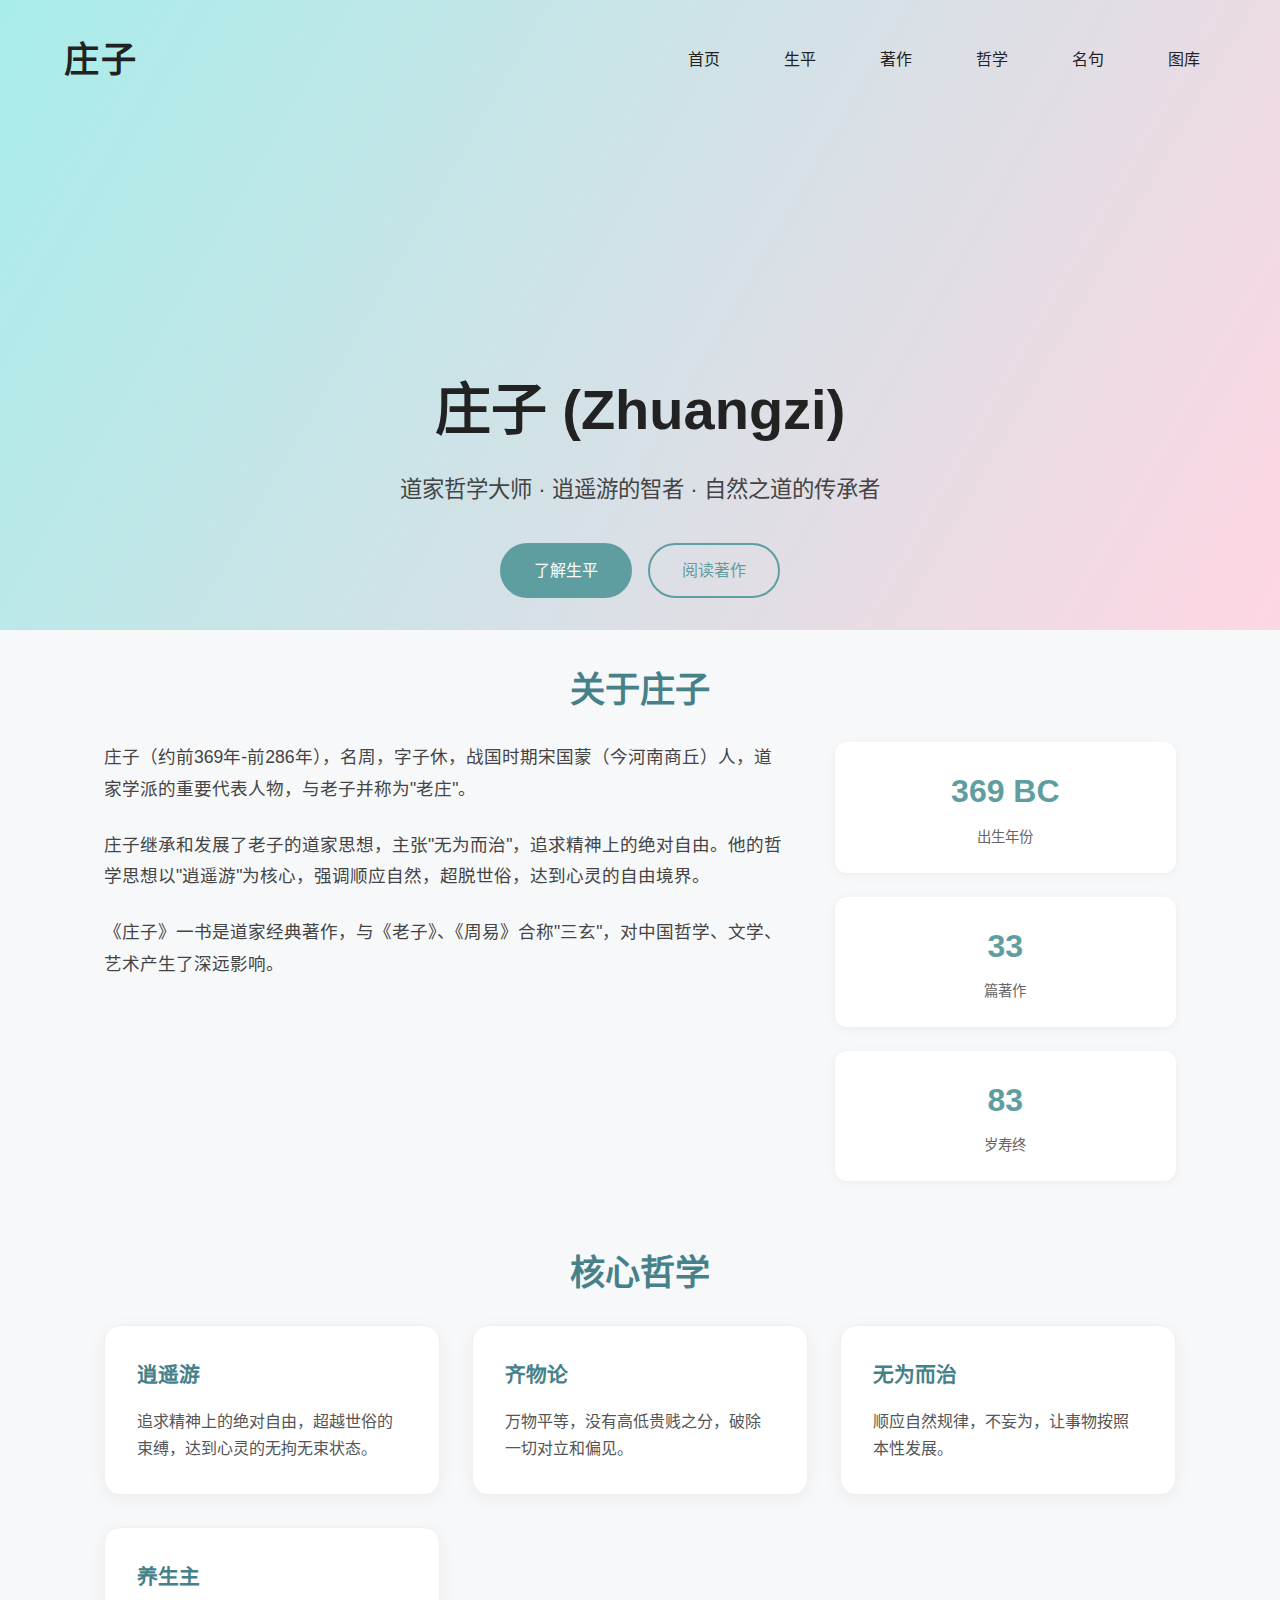
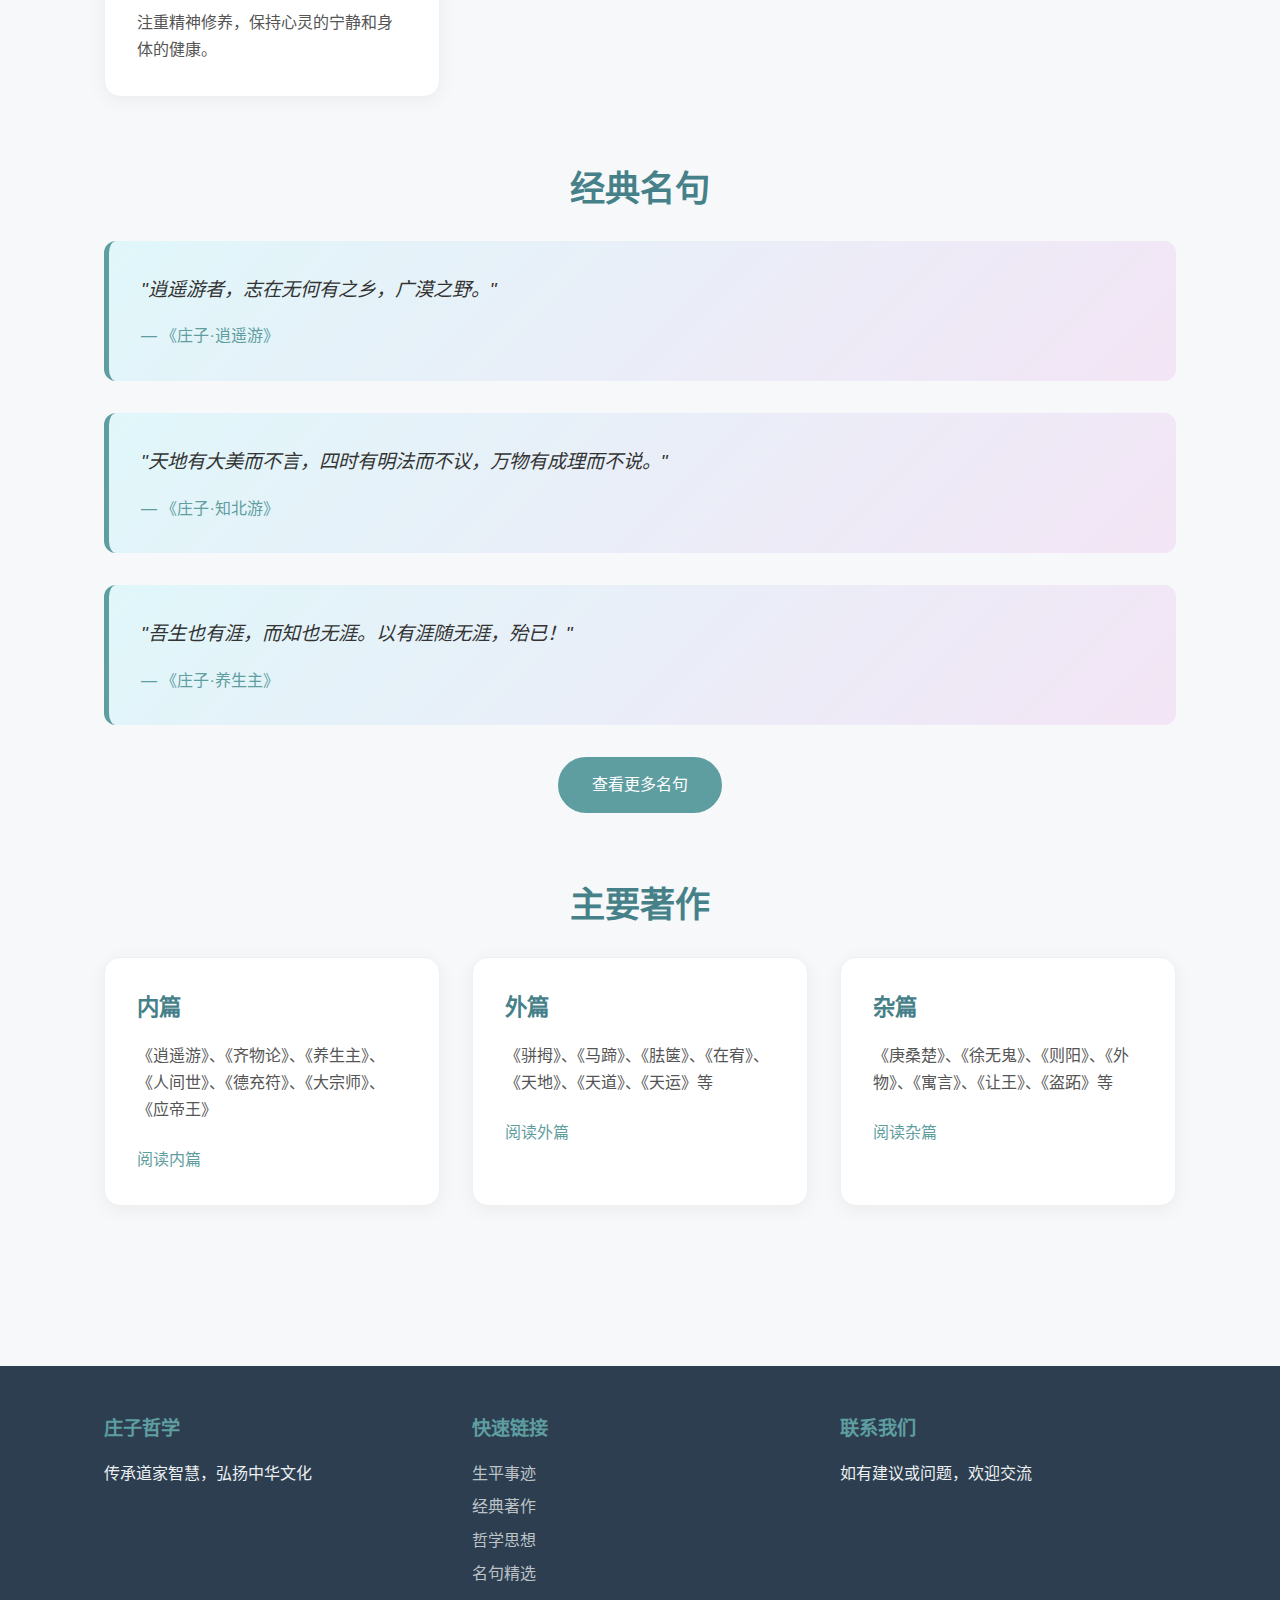
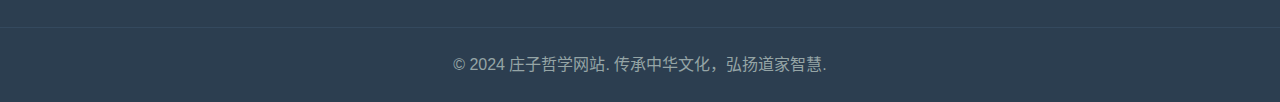
<file: index.html>
<!DOCTYPE html>
<html lang="zh-CN">
<head>
  <meta charset="UTF-8">
  <meta name="viewport" content="width=device-width, initial-scale=1">
  <title>庄子：逍遥游 - 道家哲学与智慧</title>
  <link rel="stylesheet" href="style.css">
</head>
<body>
  <header>
    <nav>
      <div class="logo">庄子</div>
      <ul>
        <li><a href="index.html">首页</a></li>
        <li><a href="biography.html">生平</a></li>
        <li><a href="works.html">著作</a></li>
        <li><a href="philosophy.html">哲学</a></li>
        <li><a href="quotes.html">名句</a></li>
        <li><a href="gallery.html">图库</a></li>
      </ul>
    </nav>
    <div class="hero">
      <h1>庄子 (Zhuangzi)</h1>
      <p>道家哲学大师 · 逍遥游的智者 · 自然之道的传承者</p>
      <div class="hero-buttons">
        <a href="biography.html" class="cta-btn">了解生平</a>
        <a href="works.html" class="cta-btn secondary">阅读著作</a>
      </div>
    </div>
  </header>
  <main>
    <section id="about">
      <h2>关于庄子</h2>
      <div class="about-content">
        <div class="about-text">
          <p>
            庄子（约前369年-前286年），名周，字子休，战国时期宋国蒙（今河南商丘）人，道家学派的重要代表人物，与老子并称为"老庄"。
          </p>
          <p>
            庄子继承和发展了老子的道家思想，主张"无为而治"，追求精神上的绝对自由。他的哲学思想以"逍遥游"为核心，强调顺应自然，超脱世俗，达到心灵的自由境界。
          </p>
          <p>
            《庄子》一书是道家经典著作，与《老子》、《周易》合称"三玄"，对中国哲学、文学、艺术产生了深远影响。
          </p>
        </div>
        <div class="about-stats">
          <div class="stat">
            <h3>369 BC</h3>
            <p>出生年份</p>
          </div>
          <div class="stat">
            <h3>33</h3>
            <p>篇著作</p>
          </div>
          <div class="stat">
            <h3>83</h3>
            <p>岁寿终</p>
          </div>
        </div>
      </div>
    </section>
    
    <section id="philosophy">
      <h2>核心哲学</h2>
      <div class="philosophy-cards">
        <div class="card">
          <h3>逍遥游</h3>
          <p>追求精神上的绝对自由，超越世俗的束缚，达到心灵的无拘无束状态。</p>
        </div>
        <div class="card">
          <h3>齐物论</h3>
          <p>万物平等，没有高低贵贱之分，破除一切对立和偏见。</p>
        </div>
        <div class="card">
          <h3>无为而治</h3>
          <p>顺应自然规律，不妄为，让事物按照本性发展。</p>
        </div>
        <div class="card">
          <h3>养生主</h3>
          <p>注重精神修养，保持心灵的宁静和身体的健康。</p>
        </div>
      </div>
    </section>
    
    <section id="featured-quotes">
      <h2>经典名句</h2>
      <div class="quotes-list">
        <blockquote>
          <p>"逍遥游者，志在无何有之乡，广漠之野。"</p>
          <cite>— 《庄子·逍遥游》</cite>
        </blockquote>
        <blockquote>
          <p>"天地有大美而不言，四时有明法而不议，万物有成理而不说。"</p>
          <cite>— 《庄子·知北游》</cite>
        </blockquote>
        <blockquote>
          <p>"吾生也有涯，而知也无涯。以有涯随无涯，殆已！"</p>
          <cite>— 《庄子·养生主》</cite>
        </blockquote>
      </div>
      <div class="quotes-cta">
        <a href="quotes.html" class="cta-btn">查看更多名句</a>
      </div>
    </section>
    
    <section id="works-preview">
      <h2>主要著作</h2>
      <div class="works-grid">
        <div class="work-card">
          <h3>内篇</h3>
          <p>《逍遥游》、《齐物论》、《养生主》、《人间世》、《德充符》、《大宗师》、《应帝王》</p>
          <a href="works.html#inner" class="work-link">阅读内篇</a>
        </div>
        <div class="work-card">
          <h3>外篇</h3>
          <p>《骈拇》、《马蹄》、《胠箧》、《在宥》、《天地》、《天道》、《天运》等</p>
          <a href="works.html#outer" class="work-link">阅读外篇</a>
        </div>
        <div class="work-card">
          <h3>杂篇</h3>
          <p>《庚桑楚》、《徐无鬼》、《则阳》、《外物》、《寓言》、《让王》、《盗跖》等</p>
          <a href="works.html#misc" class="work-link">阅读杂篇</a>
        </div>
      </div>
    </section>
  </main>
  <footer>
    <div class="footer-content">
      <div class="footer-section">
        <h4>庄子哲学</h4>
        <p>传承道家智慧，弘扬中华文化</p>
      </div>
      <div class="footer-section">
        <h4>快速链接</h4>
        <ul>
          <li><a href="biography.html">生平事迹</a></li>
          <li><a href="works.html">经典著作</a></li>
          <li><a href="philosophy.html">哲学思想</a></li>
          <li><a href="quotes.html">名句精选</a></li>
        </ul>
      </div>
      <div class="footer-section">
        <h4>联系我们</h4>
        <p>如有建议或问题，欢迎交流</p>
      </div>
    </div>
    <div class="footer-bottom">
      <p>&copy; 2024 庄子哲学网站. 传承中华文化，弘扬道家智慧.</p>
    </div>
  </footer>
  <script src="script.js"></script>
</body>
</html>
</file>
<file: style.css>
/* Reset and base styles */
* {
  margin: 0;
  padding: 0;
  box-sizing: border-box;
}
body {
  font-family: 'Microsoft YaHei', 'PingFang SC', 'Helvetica Neue', Arial, sans-serif;
  background: #f7f8fa;
  color: #222;
  line-height: 1.6;
}
header {
  background: linear-gradient(120deg, #a8edea 0%, #fed6e3 100%);
  min-height: 70vh;
  display: flex;
  flex-direction: column;
  justify-content: space-between;
}
nav {
  display: flex;
  justify-content: space-between;
  align-items: center;
  padding: 2rem 5vw 0 5vw;
}
.logo {
  font-size: 2.2rem;
  font-weight: bold;
  color: #222;
  letter-spacing: 2px;
}
nav ul {
  list-style: none;
  display: flex;
  gap: 2rem;
}
nav a {
  text-decoration: none;
  color: #222;
  font-weight: 500;
  transition: color 0.2s;
  padding: 0.5rem 1rem;
  border-radius: 20px;
}
nav a:hover {
  color: #5f9ea0;
  background: rgba(255, 255, 255, 0.2);
}
.hero {
  text-align: center;
  margin: 4rem 0 2rem 0;
}
.hero h1 {
  font-size: 3.5rem;
  font-weight: 700;
  color: #222;
  margin-bottom: 1rem;
}
.hero p {
  font-size: 1.4rem;
  margin: 1rem 0 2rem 0;
  color: #444;
  line-height: 1.8;
}
.hero-buttons {
  display: flex;
  gap: 1rem;
  justify-content: center;
  flex-wrap: wrap;
}
.cta-btn {
  display: inline-block;
  padding: 0.8rem 2rem;
  background: #5f9ea0;
  color: #fff;
  border-radius: 30px;
  font-size: 1rem;
  text-decoration: none;
  transition: all 0.2s;
  border: 2px solid #5f9ea0;
}
.cta-btn:hover {
  background: #468189;
  transform: translateY(-2px);
  box-shadow: 0 4px 12px rgba(95, 158, 160, 0.3);
}
.cta-btn.secondary {
  background: transparent;
  color: #5f9ea0;
  border-color: #5f9ea0;
}
.cta-btn.secondary:hover {
  background: #5f9ea0;
  color: #fff;
}
main {
  max-width: 1200px;
  margin: 0 auto;
  padding: 2rem 5vw;
}
section {
  margin-bottom: 4rem;
}
h2 {
  font-size: 2.2rem;
  margin-bottom: 1.5rem;
  color: #468189;
  font-weight: 600;
  text-align: center;
}
/* About section */
.about-content {
  display: grid;
  grid-template-columns: 2fr 1fr;
  gap: 3rem;
  align-items: start;
}
.about-text p {
  margin-bottom: 1.5rem;
  font-size: 1.1rem;
  line-height: 1.8;
  color: #444;
}
.about-stats {
  display: flex;
  flex-direction: column;
  gap: 1.5rem;
}
.stat {
  text-align: center;
  padding: 1.5rem;
  background: #fff;
  border-radius: 12px;
  box-shadow: 0 2px 8px rgba(100,100,100,0.08);
}
.stat h3 {
  font-size: 2rem;
  color: #5f9ea0;
  margin-bottom: 0.5rem;
}
.stat p {
  color: #666;
  font-size: 0.9rem;
}
/* Philosophy cards */
.philosophy-cards {
  display: grid;
  grid-template-columns: repeat(auto-fit, minmax(250px, 1fr));
  gap: 2rem;
}
.card {
  background: #fff;
  border-radius: 16px;
  box-shadow: 0 4px 16px rgba(100,100,100,0.08);
  padding: 2rem;
  transition: all 0.3s;
  border: 1px solid #f0f0f0;
}
.card:hover {
  transform: translateY(-8px);
  box-shadow: 0 8px 24px rgba(100,100,100,0.12);
}
.card h3 {
  color: #468189;
  font-size: 1.3rem;
  margin-bottom: 1rem;
  font-weight: 600;
}
.card p {
  color: #555;
  line-height: 1.7;
}
/* Quotes section */
.quotes-list {
  display: flex;
  flex-direction: column;
  gap: 2rem;
  margin-bottom: 2rem;
}
blockquote {
  background: linear-gradient(135deg, #e0f7fa 0%, #f3e5f5 100%);
  border-left: 5px solid #5f9ea0;
  padding: 2rem;
  border-radius: 12px;
  font-style: italic;
  color: #333;
  position: relative;
}
blockquote p {
  font-size: 1.2rem;
  line-height: 1.8;
  margin-bottom: 1rem;
}
blockquote cite {
  font-style: normal;
  color: #5f9ea0;
  font-weight: 500;
}
.quotes-cta {
  text-align: center;
  margin-top: 2rem;
}
/* Works preview */
.works-grid {
  display: grid;
  grid-template-columns: repeat(auto-fit, minmax(300px, 1fr));
  gap: 2rem;
}
.work-card {
  background: #fff;
  border-radius: 16px;
  padding: 2rem;
  box-shadow: 0 4px 16px rgba(100,100,100,0.08);
  transition: all 0.3s;
  border: 1px solid #f0f0f0;
}
.work-card:hover {
  transform: translateY(-4px);
  box-shadow: 0 8px 24px rgba(100,100,100,0.12);
}
.work-card h3 {
  color: #468189;
  font-size: 1.4rem;
  margin-bottom: 1rem;
  font-weight: 600;
}
.work-card p {
  color: #555;
  line-height: 1.7;
  margin-bottom: 1.5rem;
}
.work-link {
  color: #5f9ea0;
  text-decoration: none;
  font-weight: 500;
  transition: color 0.2s;
}
.work-link:hover {
  color: #468189;
  text-decoration: underline;
}
/* Footer */
footer {
  background: #2c3e50;
  color: #ecf0f1;
  margin-top: 4rem;
}
.footer-content {
  max-width: 1200px;
  margin: 0 auto;
  padding: 3rem 5vw 2rem 5vw;
  display: grid;
  grid-template-columns: repeat(auto-fit, minmax(250px, 1fr));
  gap: 2rem;
}
.footer-section h4 {
  color: #5f9ea0;
  margin-bottom: 1rem;
  font-size: 1.2rem;
}
.footer-section ul {
  list-style: none;
}
.footer-section ul li {
  margin-bottom: 0.5rem;
}
.footer-section a {
  color: #bdc3c7;
  text-decoration: none;
  transition: color 0.2s;
}
.footer-section a:hover {
  color: #5f9ea0;
}
.footer-bottom {
  text-align: center;
  padding: 1.5rem 0;
  border-top: 1px solid #34495e;
  color: #95a5a6;
}
/* Gallery grid */
.gallery-grid {
  display: grid;
  grid-template-columns: repeat(auto-fit, minmax(200px, 1fr));
  gap: 1.5rem;
}
.gallery-grid img {
  width: 100%;
  border-radius: 12px;
  box-shadow: 0 4px 12px rgba(100,100,100,0.1);
  object-fit: cover;
  height: 180px;
  transition: transform 0.3s;
}
.gallery-grid img:hover {
  transform: scale(1.05);
}
/* Responsive design */
@media (max-width: 768px) {
  nav ul {
    gap: 1rem;
    flex-wrap: wrap;
  }
  .hero h1 {
    font-size: 2.5rem;
  }
  .hero p {
    font-size: 1.2rem;
  }
  .about-content {
    grid-template-columns: 1fr;
    gap: 2rem;
  }
  .philosophy-cards {
    grid-template-columns: 1fr;
  }
  .works-grid {
    grid-template-columns: 1fr;
  }
  .footer-content {
    grid-template-columns: 1fr;
    text-align: center;
  }
  main {
    padding: 1rem 3vw;
  }
  .hero-buttons {
    flex-direction: column;
    align-items: center;
  }
  .cta-btn {
    width: 200px;
  }
}
@media (max-width: 480px) {
  nav {
    flex-direction: column;
    gap: 1rem;
  }
  nav ul {
    justify-content: center;
  }
  .hero h1 {
    font-size: 2rem;
  }
  h2 {
    font-size: 1.8rem;
  }
  .card, .work-card {
    padding: 1.5rem;
  }
}
</file>
